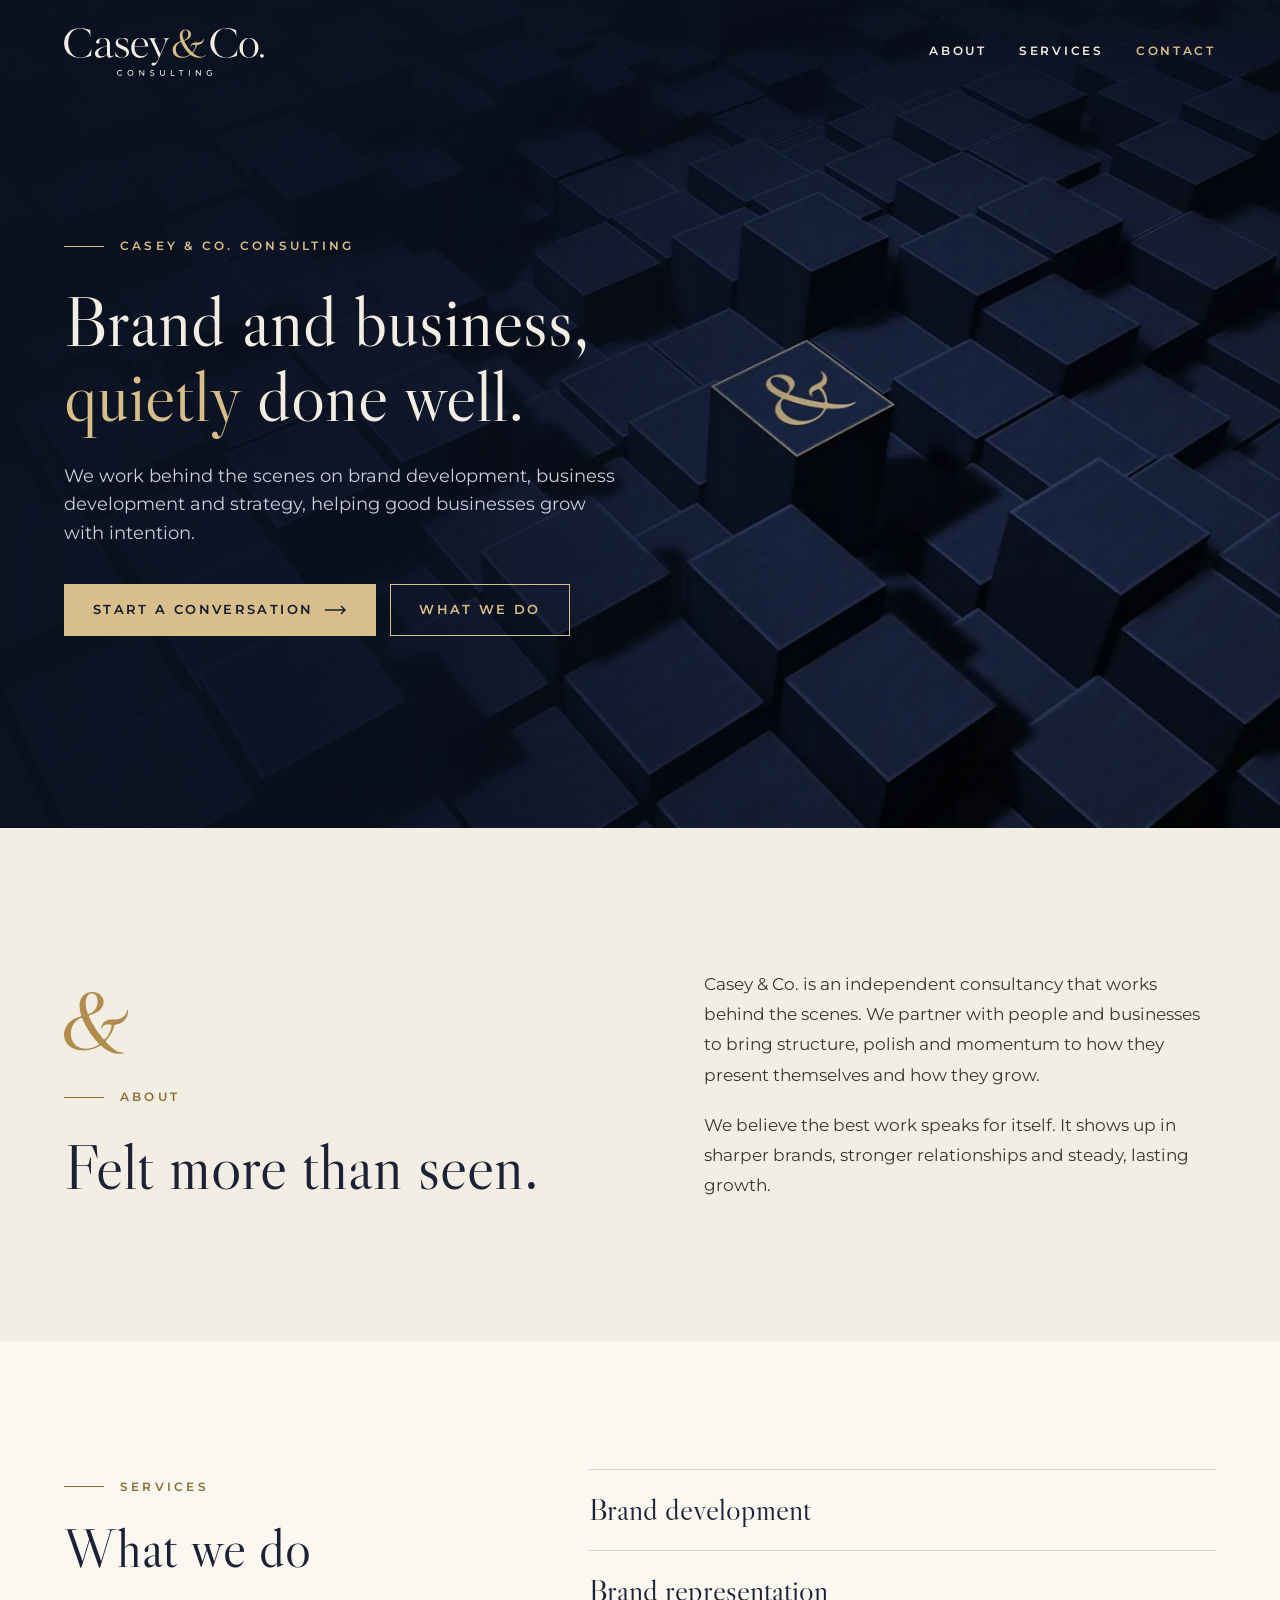
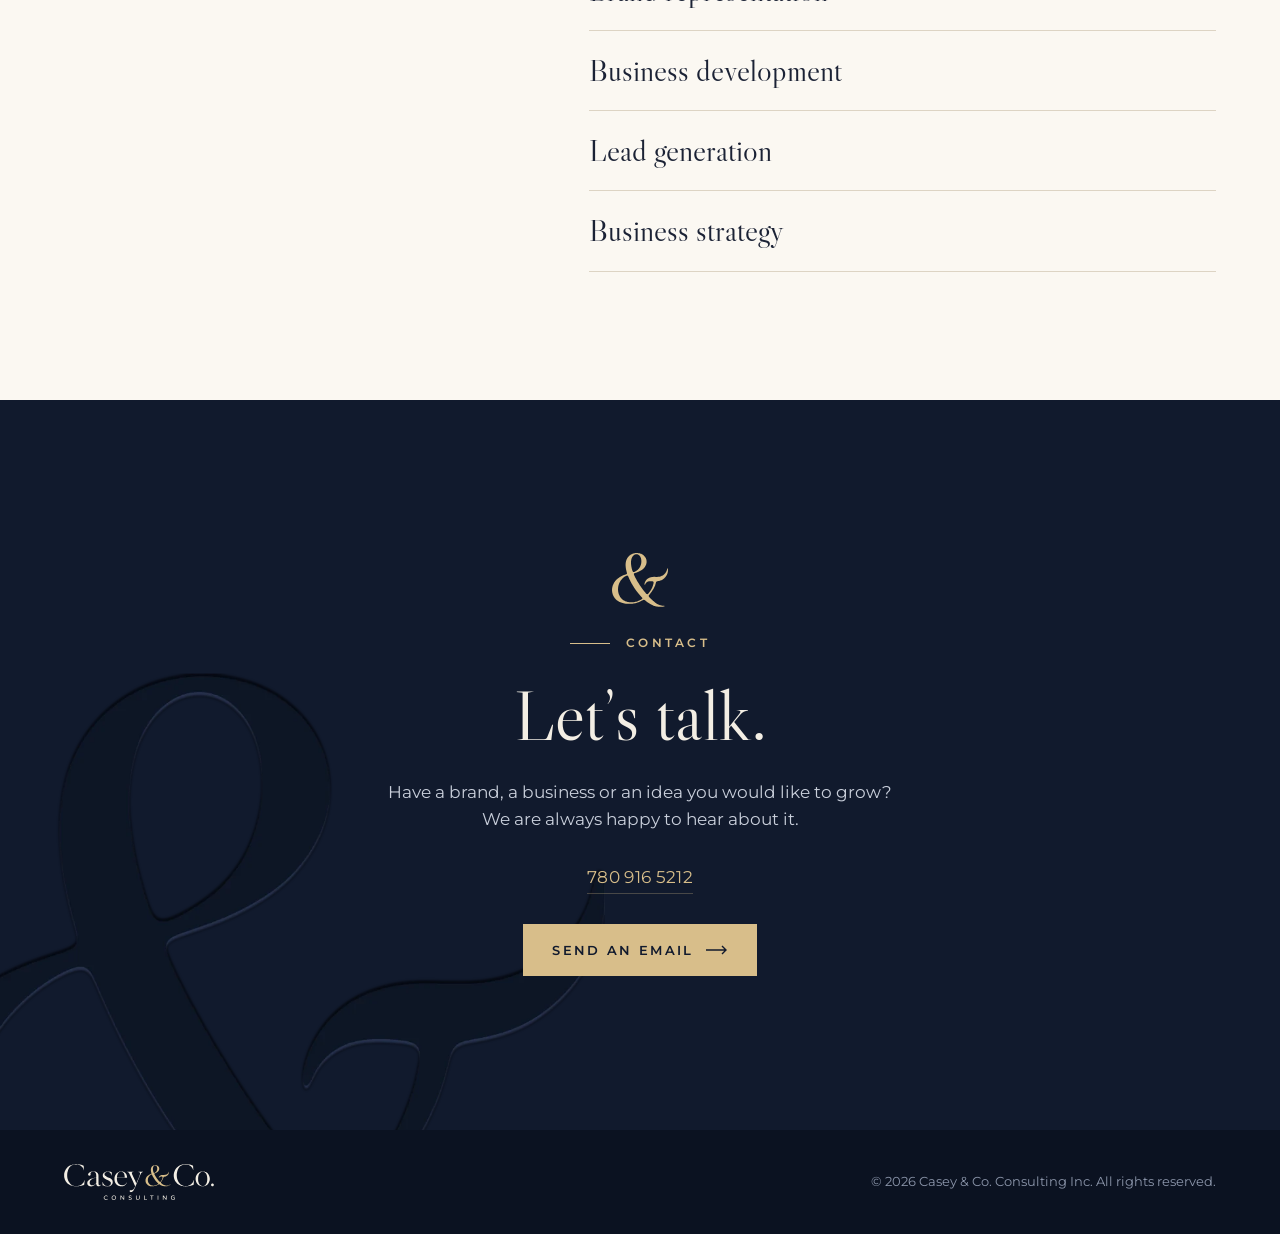
<file: index.html>
<!doctype html>
<html lang="en-CA">
<head>
  <meta charset="utf-8">
  <meta name="viewport" content="width=device-width, initial-scale=1, viewport-fit=cover">
  <title>Casey &amp; Co. Consulting</title>
  <meta name="description" content="Casey &amp; Co. Consulting works behind the scenes on brand development, brand representation, business development, lead generation and business strategy.">
  <link rel="canonical" href="https://caseyco.ca/">
  <meta name="theme-color" content="#111A2D">

  <meta property="og:type" content="website">
  <meta property="og:site_name" content="Casey &amp; Co. Consulting">
  <meta property="og:title" content="Casey &amp; Co. Consulting">
  <meta property="og:description" content="Brand and business development, quietly done well.">
  <meta property="og:url" content="https://caseyco.ca/">
  <meta property="og:image" content="https://caseyco.ca/assets/img/share-image.jpg">
  <meta property="og:image:width" content="1200">
  <meta property="og:image:height" content="630">
  <meta name="twitter:card" content="summary_large_image">

  <link rel="icon" href="assets/icons/favicon.ico" sizes="any">
  <link rel="icon" href="assets/icons/favicon.svg" type="image/svg+xml">
  <link rel="apple-touch-icon" href="assets/icons/apple-touch-icon.png">
  <link rel="manifest" href="site.webmanifest">

  <link rel="preload" href="assets/fonts/libre-caslon-display.woff2" as="font" type="font/woff2" crossorigin>
  <link rel="preload" href="assets/fonts/montserrat-var.woff2" as="font" type="font/woff2" crossorigin>
  <link rel="stylesheet" href="assets/css/styles.css">

  <script type="application/ld+json">
  {
    "@context": "https://schema.org",
    "@type": "Organization",
    "name": "Casey & Co. Consulting Inc.",
    "url": "https://caseyco.ca/",
    "logo": "https://caseyco.ca/assets/icons/icon-512.png",
    "telephone": "+1-780-916-5212"
  }
  </script>
</head>
<body>
  <a class="skip" href="#main">Skip to content</a>

  <header class="site-header">
    <div class="wrap">
      <a class="brand" href="#top" aria-label="Casey &amp; Co. Consulting, back to top">
        <img src="assets/img/wordmark-on-dark.svg" alt="Casey &amp; Co. Consulting" width="200" height="48">
      </a>
      <nav class="nav" aria-label="Main">
        <a href="#about">About</a>
        <a href="#services">Services</a>
        <a class="nav-cta" href="#contact">Contact</a>
      </nav>
    </div>
  </header>

  <main id="main">
    <section class="hero" id="top" aria-labelledby="hero-title">
      <div class="hero__media" aria-hidden="true">
        <picture>
          <source media="(max-width: 720px)" srcset="assets/img/hero-mobile-900.webp" type="image/webp">
          <source srcset="assets/img/hero-1600.webp 1600w, assets/img/hero-2400.webp 2400w" sizes="100vw" type="image/webp">
          <img src="assets/img/hero-1600.jpg" alt="" width="1600" height="900" fetchpriority="high">
        </picture>
      </div>
      <div class="wrap">
        <div class="hero__content">
          <span class="eyebrow">Casey &amp; Co. Consulting</span>
          <h1 id="hero-title">Brand and business, <em>quietly</em> done well.</h1>
          <p class="hero__lede">We work behind the scenes on brand development, business development and strategy, helping good businesses grow with intention.</p>
          <div class="hero__actions">
            <a class="btn btn--solid" href="#contact">Start a conversation
              <svg viewBox="0 0 22 10" aria-hidden="true"><path d="M0 5h20M16 1l4 4-4 4" fill="none" stroke="currentColor" stroke-width="1.4"/></svg>
            </a>
            <a class="btn btn--ghost" href="#services">What we do</a>
          </div>
        </div>
      </div>
    </section>

    <section class="statement" id="about" aria-labelledby="about-title">
      <div class="wrap">
        <div>
          <img class="statement__amp" src="assets/img/ampersand-gold.svg" alt="" width="64" height="62">
          <span class="eyebrow">About</span>
          <h2 id="about-title">Felt more than seen.</h2>
        </div>
        <div class="statement__text">
          <p>Casey &amp; Co. is an independent consultancy that works behind the scenes. We partner with people and businesses to bring structure, polish and momentum to how they present themselves and how they grow.</p>
          <p>We believe the best work speaks for itself. It shows up in sharper brands, stronger relationships and steady, lasting growth.</p>
        </div>
      </div>
    </section>

    <section class="services" id="services" aria-labelledby="services-title">
      <div class="wrap services__grid">
        <div class="services__head">
          <span class="eyebrow">Services</span>
          <h2 id="services-title">What we do</h2>
        </div>
        <ul class="service-list">
          <li class="service"><span>Brand development</span><img class="service__mark" src="assets/img/ampersand-gold.svg" alt="" width="30" height="29"></li>
          <li class="service"><span>Brand representation</span><img class="service__mark" src="assets/img/ampersand-gold.svg" alt="" width="30" height="29"></li>
          <li class="service"><span>Business development</span><img class="service__mark" src="assets/img/ampersand-gold.svg" alt="" width="30" height="29"></li>
          <li class="service"><span>Lead generation</span><img class="service__mark" src="assets/img/ampersand-gold.svg" alt="" width="30" height="29"></li>
          <li class="service"><span>Business strategy</span><img class="service__mark" src="assets/img/ampersand-gold.svg" alt="" width="30" height="29"></li>
        </ul>
      </div>
    </section>

    <section class="contact" id="contact" aria-labelledby="contact-title">
      <img class="contact__emboss" src="assets/img/emboss-ampersand.webp" alt="" width="1100" height="1084" loading="lazy">
      <div class="wrap">
        <img src="assets/img/ampersand-champagne.svg" alt="" width="56" height="54">
        <span class="eyebrow">Contact</span>
        <h2 id="contact-title">Let&rsquo;s talk.</h2>
        <p>Have a brand, a business or an idea you would like to grow? We are always happy to hear about it.</p>
        <div class="contact__details">
          <a href="tel:+17809165212">780 916 5212</a>
        </div>
        <a class="btn btn--solid" href="mailto:casey.co.consulting.inc@gmail.com?subject=Hello%20Casey%20%26%20Co.">Send an email
          <svg viewBox="0 0 22 10" aria-hidden="true"><path d="M0 5h20M16 1l4 4-4 4" fill="none" stroke="currentColor" stroke-width="1.4"/></svg>
        </a>
      </div>
    </section>
  </main>

  <footer class="site-footer">
    <div class="wrap">
      <img src="assets/img/wordmark-on-dark.svg" alt="Casey &amp; Co. Consulting" width="150" height="36">
      <p>&copy; <span id="year">2026</span> Casey &amp; Co. Consulting Inc. All rights reserved.</p>
    </div>
  </footer>

  <script>document.getElementById('year').textContent = new Date().getFullYear();</script>
</body>
</html>
</file>
<file: assets/css/styles.css>
/* Casey & Co. Consulting — site styles
   Layout: full-bleed bands (midnight hero, ivory statement, paper services, midnight contact)
   around a centred 1180px container. Brand: Debossed — midnight, champagne, ivory. */

@font-face {
  font-family: "Libre Caslon Display";
  src: url("../fonts/libre-caslon-display.woff2") format("woff2");
  font-weight: 400;
  font-style: normal;
  font-display: swap;
}
@font-face {
  font-family: "Montserrat";
  src: url("../fonts/montserrat-var.woff2") format("woff2");
  font-weight: 400 600;
  font-style: normal;
  font-display: swap;
}

:root {
  --midnight: #111A2D;
  --midnight-deep: #0B1221;
  --champagne: #D8BE8A;
  --gold: #B08D4F;
  --gold-text: #8C6E35;      /* gold that passes contrast on ivory */
  --ivory: #F3EEE4;
  --paper: #FBF8F2;
  --ink: #1B2235;
  --muted: #5E5853;
  --mist: #C9CFDB;           /* body text on midnight */
  --line-dark: rgba(216, 190, 138, 0.28);
  --line-light: #DDD4C4;

  --display: "Libre Caslon Display", "Libre Caslon Text", Georgia, "Times New Roman", serif;
  --body: "Montserrat", "Helvetica Neue", Arial, sans-serif;

  --wrap: 1180px;
  --gutter-l: max(20px, env(safe-area-inset-left, 0px));
  --gutter-r: max(20px, env(safe-area-inset-right, 0px));
  color-scheme: dark;
}

*, *::before, *::after { box-sizing: border-box; }
html { -webkit-text-size-adjust: 100%; scroll-behavior: smooth; }
body {
  margin: 0;
  background: var(--midnight);
  color: var(--ink);
  font-family: var(--body);
  font-size: 1rem;
  line-height: 1.6;
  -webkit-font-smoothing: antialiased;
  text-rendering: optimizeLegibility;
}
img { max-width: 100%; height: auto; display: block; }
a { color: inherit; }
h1, h2, h3 { font-family: var(--display); font-weight: 400; margin: 0; text-wrap: balance; }
p { margin: 0; }

.wrap {
  width: 100%;
  max-width: calc(var(--wrap) + 128px);
  margin: 0 auto;
  padding-left: max(var(--gutter-l), min(64px, 5vw));
  padding-right: max(var(--gutter-r), min(64px, 5vw));
}

.eyebrow {
  display: inline-flex;
  align-items: center;
  gap: 16px;
  font-size: 0.78rem;
  font-weight: 600;
  letter-spacing: 0.26em;
  text-transform: uppercase;
}
.eyebrow::before { content: ""; width: 40px; height: 1px; background: currentColor; }

.skip {
  position: absolute; left: 16px; top: -60px; z-index: 50;
  background: var(--champagne); color: var(--midnight);
  padding: 10px 16px; font-weight: 600; text-decoration: none;
}
.skip:focus { top: 16px; }

:focus-visible { outline: 2px solid var(--champagne); outline-offset: 3px; }

/* ---------- buttons ---------- */
.btn {
  display: inline-flex; align-items: center; justify-content: center; gap: 12px;
  min-height: 52px; padding: 0 28px;
  font-family: var(--body); font-size: 0.82rem; font-weight: 600; letter-spacing: 0.18em; text-transform: uppercase;
  text-decoration: none; border: 1px solid var(--champagne);
  transition: background-color .25s ease, color .25s ease, border-color .25s ease;
}
.btn--solid { background: var(--champagne); color: var(--midnight); }
.btn--solid:hover { background: #E6D2A8; border-color: #E6D2A8; }
.btn--ghost { background: transparent; color: var(--champagne); }
.btn--ghost:hover { background: rgba(216, 190, 138, 0.12); }
.btn svg { width: 22px; height: 10px; transition: transform .25s ease; }
.btn:hover svg { transform: translateX(4px); }

/* ---------- header ---------- */
.site-header {
  position: absolute; inset: 0 0 auto 0; z-index: 10;
  padding-top: calc(env(safe-area-inset-top, 0px) + 28px);
}
.site-header .wrap { display: flex; align-items: center; justify-content: space-between; gap: 24px; flex-wrap: wrap; }
.brand img { width: clamp(150px, 16vw, 200px); height: auto; }
.nav { display: flex; gap: 8px 32px; flex-wrap: wrap; }
.nav a {
  color: var(--ivory); text-decoration: none;
  font-size: 0.78rem; font-weight: 600; letter-spacing: 0.22em; text-transform: uppercase;
  padding: 12px 0; border-bottom: 1px solid transparent; transition: border-color .25s ease, color .25s ease;
}
.nav a:hover { border-color: var(--champagne); color: var(--champagne); }
.nav a.nav-cta { color: var(--champagne); }

/* ---------- hero ---------- */
.hero {
  position: relative; overflow: hidden; isolation: isolate;
  background: var(--midnight-deep); color: var(--ivory);
  min-height: clamp(620px, 92svh, 980px);
  display: flex; align-items: center;
}
.hero__media { position: absolute; inset: 0; z-index: -2; }
.hero__media img {
  width: 100%; height: 100%; object-fit: cover; object-position: 62% 50%;
  animation: settle 2.6s cubic-bezier(.2,.7,.2,1) both;
}
.hero::before {           /* legibility wash on the text side */
  content: ""; position: absolute; inset: 0; z-index: -1;
  background:
    linear-gradient(90deg, rgba(11,18,33,.92) 0%, rgba(11,18,33,.78) 32%, rgba(11,18,33,.15) 62%, rgba(11,18,33,0) 75%),
    linear-gradient(180deg, rgba(11,18,33,.55) 0%, rgba(11,18,33,0) 22%);
}
.hero__content {
  padding-top: calc(env(safe-area-inset-top, 0px) + 140px);
  padding-bottom: 96px;
  display: flex; flex-direction: column; gap: 28px; max-width: 640px;
}
.hero .eyebrow { color: var(--champagne); }
.hero h1 { font-size: clamp(2.6rem, 5.6vw, 4.6rem); line-height: 1.04; }
.hero h1 em { font-style: normal; color: var(--champagne); }
.hero__lede { font-size: clamp(1rem, 1.4vw, 1.15rem); color: var(--mist); max-width: 46ch; }
.hero__actions { display: flex; flex-wrap: wrap; gap: 14px; padding-top: 8px; }

@keyframes settle { from { transform: scale(1.06); } to { transform: scale(1); } }

/* ---------- statement ---------- */
.statement { background: var(--ivory); color: var(--ink); padding: clamp(80px, 11vw, 150px) 0; position: relative; overflow: hidden; }
.statement .wrap { display: grid; grid-template-columns: minmax(0, 1.1fr) minmax(0, 1fr); gap: clamp(32px, 6vw, 96px); align-items: end; }
.statement .eyebrow { color: var(--gold-text); margin-bottom: 26px; }
.statement h2 { font-size: clamp(2.4rem, 5vw, 4rem); line-height: 1.05; }
.statement p { font-size: 1.08rem; line-height: 1.75; color: #3A3632; max-width: 52ch; }
.statement__amp { width: 64px; margin-bottom: 26px; }
.statement__text { display: flex; flex-direction: column; gap: 20px; }

/* ---------- services ---------- */
.services { background: var(--paper); color: var(--ink); padding: clamp(80px, 10vw, 140px) 0; }
.services__grid { display: grid; grid-template-columns: minmax(0, 1fr) minmax(0, 1.4fr); gap: clamp(32px, 6vw, 96px); align-items: start; }
.services__head .eyebrow { color: var(--gold-text); margin-bottom: 22px; }
.services__head h2 { font-size: clamp(2.2rem, 4.4vw, 3.4rem); line-height: 1.06; }
.service-list { list-style: none; margin: 0; padding: 0; border-top: 1px solid var(--line-light); }
.service {
  display: flex; align-items: center; justify-content: space-between; gap: 24px;
  padding: 22px 0; border-bottom: 1px solid var(--line-light);
  font-family: var(--display); font-size: clamp(1.5rem, 2.4vw, 2rem); line-height: 1.15;
}
.service__mark { width: 26px; flex: none; opacity: 0; transform: translateX(-6px); transition: opacity .3s ease, transform .3s ease; }
.service:hover .service__mark { opacity: 1; transform: none; }

/* ---------- contact ---------- */
.contact { position: relative; overflow: hidden; isolation: isolate; background: var(--midnight); color: var(--ivory); padding: clamp(96px, 12vw, 170px) 0; text-align: center; }
.contact__emboss { position: absolute; z-index: -1; width: min(720px, 90vw); max-width: none; height: auto; left: -9%; bottom: -34%; pointer-events: none; }
.contact__emboss--r { left: auto; right: -10%; top: -40%; bottom: auto; width: min(520px, 70vw); transform: scaleX(-1); opacity: .9; }
.contact .wrap { display: flex; flex-direction: column; align-items: center; gap: 26px; }
.contact .eyebrow { color: var(--champagne); }
.contact h2 { font-size: clamp(2.6rem, 6vw, 4.4rem); line-height: 1.04; }
.contact p { color: var(--mist); max-width: 46ch; font-size: 1.05rem; }
.contact__details { display: flex; flex-wrap: wrap; justify-content: center; gap: 12px 40px; padding: 6px 0 4px; }
.contact__details a { color: var(--champagne); text-decoration: none; font-size: 1.05rem; letter-spacing: 0.02em; border-bottom: 1px solid var(--line-dark); padding-bottom: 2px; }
.contact__details a:hover { border-color: var(--champagne); }

/* ---------- footer ---------- */
.site-footer { background: var(--midnight-deep); color: #8C96AB; padding: 34px 0 calc(34px + env(safe-area-inset-bottom, 0px)); font-size: 0.82rem; }
.site-footer .wrap { display: flex; flex-wrap: wrap; align-items: center; justify-content: space-between; gap: 16px 24px; }
.site-footer img { width: 150px; height: auto; }

/* ---------- responsive ---------- */
@media (max-width: 880px) {
  .statement .wrap { grid-template-columns: minmax(0, 1fr); align-items: start; }
  .services__grid { grid-template-columns: minmax(0, 1fr); }
  .service { padding: 18px 0; }
  .service__mark { display: none; }
}
@media (max-width: 720px) {
  .hero { align-items: flex-start; min-height: max(960px, 100svh); }
  .hero__media img { object-position: 50% 0%; }
  .hero::before {
    background: linear-gradient(180deg, rgba(11,18,33,.94) 0%, rgba(11,18,33,.82) 38%, rgba(11,18,33,.25) 62%, rgba(11,18,33,0) 78%);
  }
  .hero__content { padding-top: calc(env(safe-area-inset-top, 0px) + 128px); }
  .nav { gap: 4px 22px; }
  .nav a:not(.nav-cta) { display: none; }
  .contact__emboss { width: 118vw; left: -38%; bottom: -10%; }
}

@media (prefers-reduced-motion: reduce) {
  html { scroll-behavior: auto; }
  *, *::before, *::after { animation: none !important; transition: none !important; }
}
</file>
